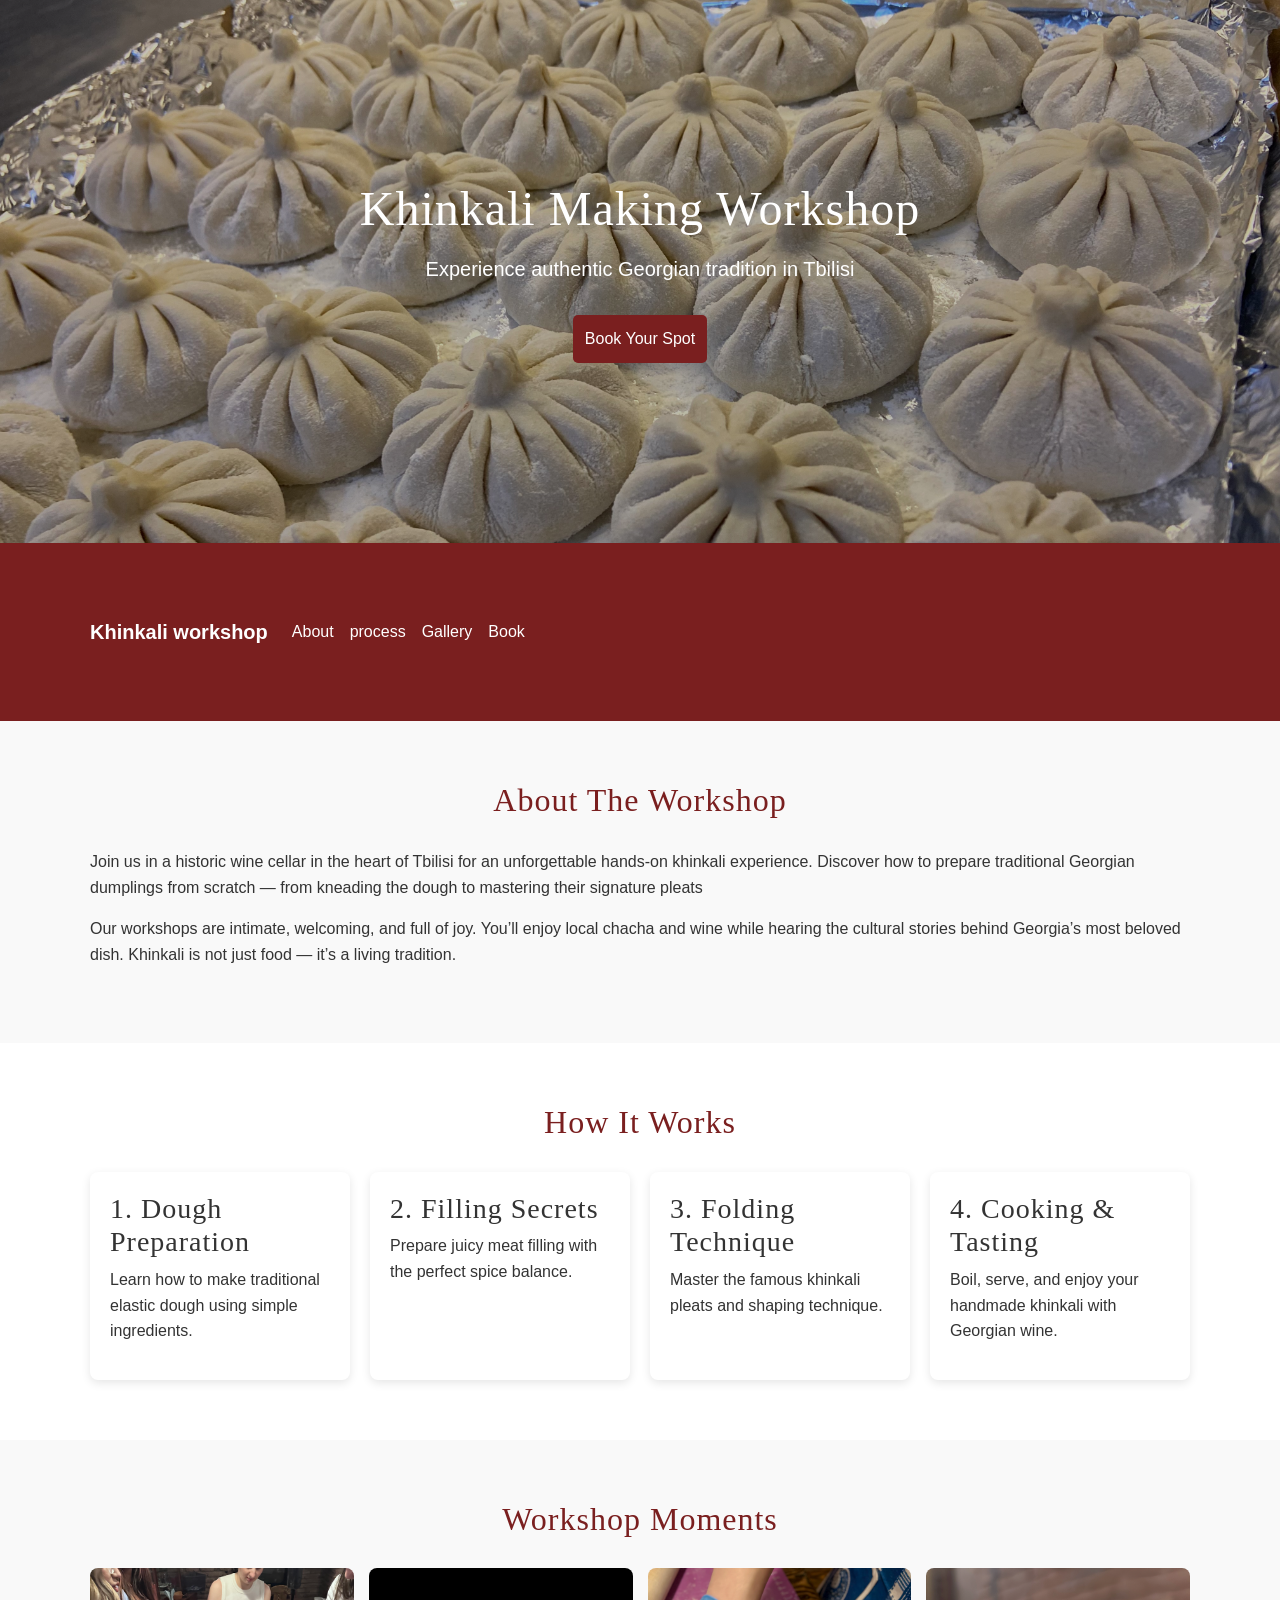
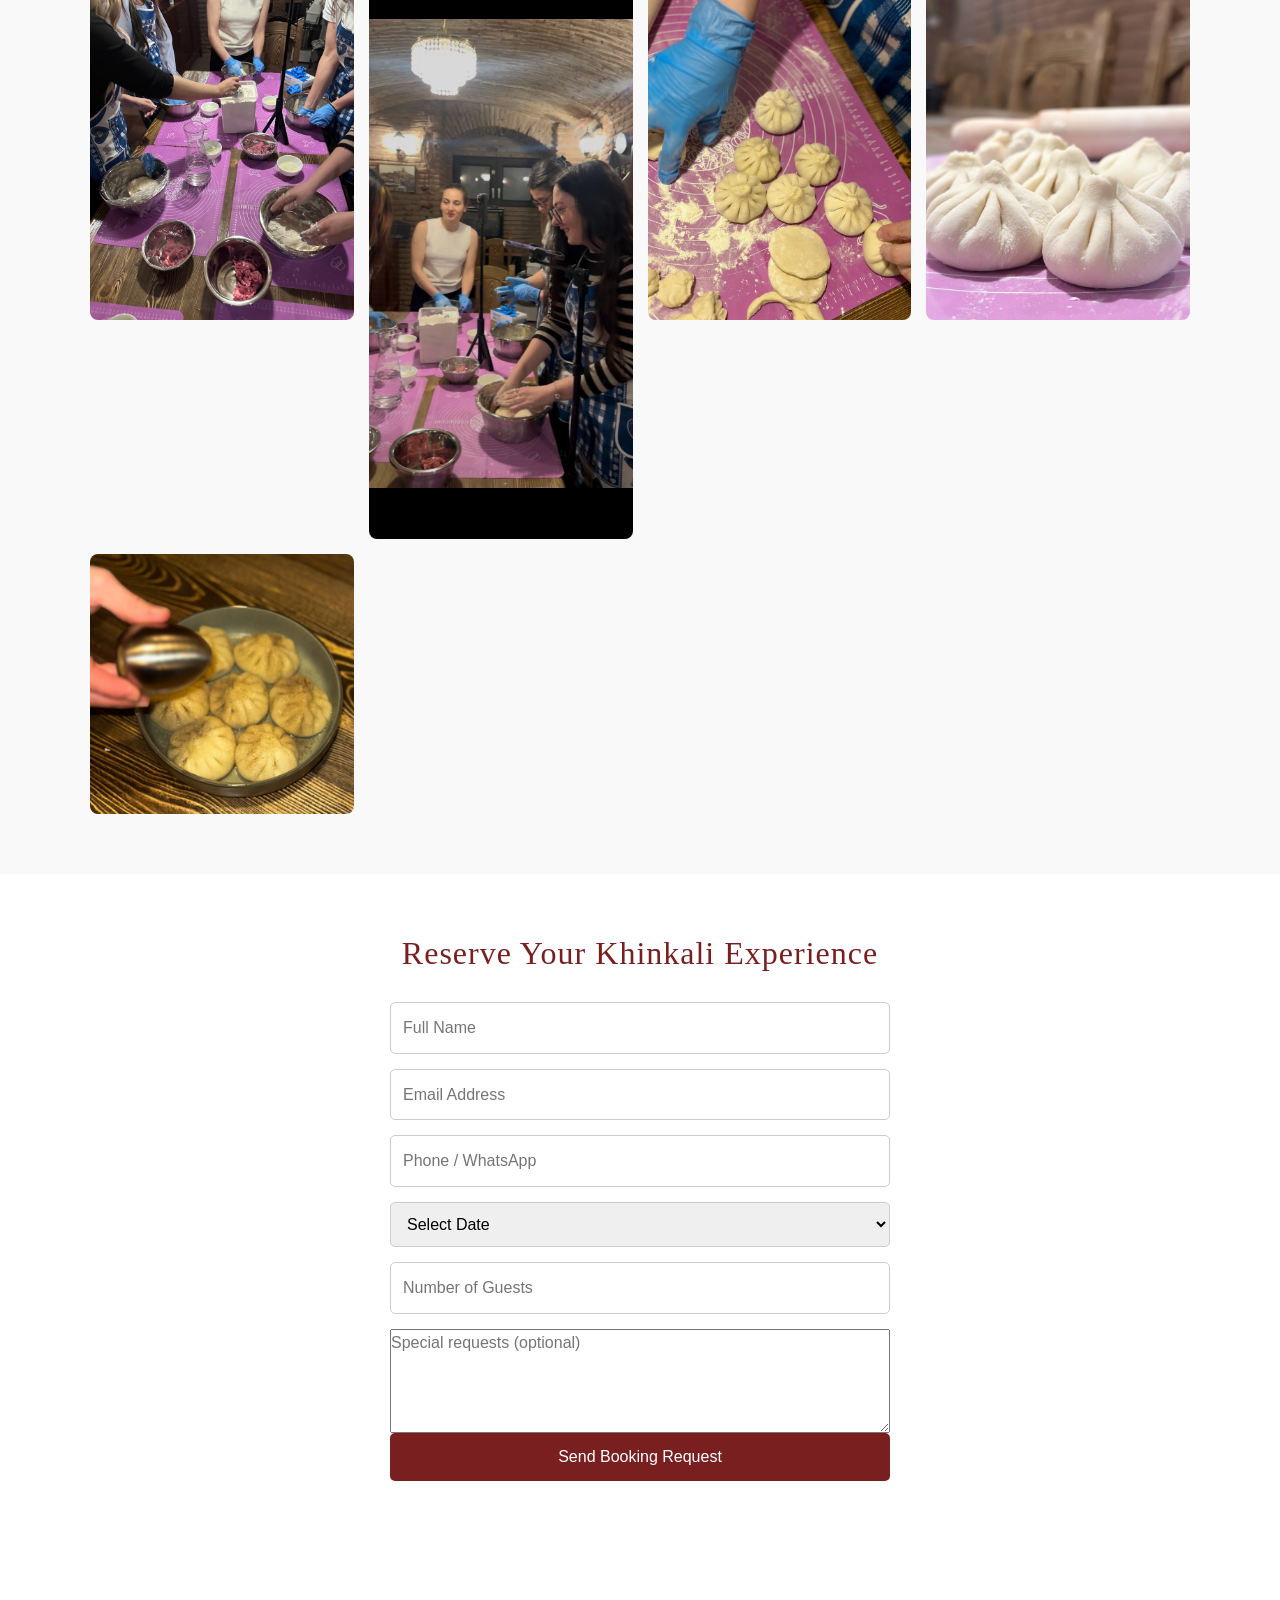
<file: index.html>
<!DOCTYPE html>
<html lang="en">

<head>
    <meta charset="UTF-8">
    <title>Khinkali workshops Tbilisi</title>
    <meta name="viewport" content="width=device-width, initial-scale=1.0">
    <link
        href="https://fonts.googleapis.com/css2?family=Playfair+Display:wght@600;700&family=Inter:wght@300;400;500&display=swap"
        rel="stylesheet">

    <link rel="stylesheet" href="https://cdn.jsdelivr.net/npm/bootstrap@5.3.8/dist/css/bootstrap.min.css">
    <link rel="stylesheet" href="style.css">
</head>

<body>

    <header>
        <div class="container">
            <h1>Khinkali Making Workshop</h1>
            <p>Experience authentic Georgian tradition in Tbilisi</p>
            <a href="#booking" class="btn">Book Your Spot</a>
        </div>
    </header>


    <nav class="navbar navbar-expand-lg">
        <div class=" container nav-container-sm ">
            <a class="navbar-brand text-white" href="#">Khinkali workshop</a>
            <button class="navbar-toggler" type="button" data-bs-toggle="collapse" data-bs-target="#navbarNavAltMarkup"
                aria-controls="navbarNavAltMarkup" aria-expanded="false" aria-label="Toggle navigation">
                <span class="navbar-toggler-icon"></span>
            </button>
            <div class="collapse navbar-collapse">
                <div class="navbar-nav text-white">
                    <a class="nav-link" href="#about">About</a>
                    <a class="nav-link" href="#process">process</a>
                    <a class="nav-link" href="#gallery">Gallery</a>
                    <a class="nav-link" href="#booking">Book</a>

                </div>
            </div>
        </div>
    </nav>





    <section id="about">
        <div class="container">
            <h2>About The Workshop</h2>
            <p>
                Join us in a historic wine cellar in the heart of Tbilisi for an unforgettable hands-on khinkali
                experience. Discover how to prepare traditional Georgian dumplings from scratch — from kneading the
                dough to mastering their signature pleats
            </p>
            <p>
                Our workshops are intimate, welcoming, and full of joy. You’ll enjoy local chacha and wine while hearing
                the cultural stories behind Georgia’s most beloved dish. Khinkali is not just food — it’s a living
                tradition.
            </p>
        </div>
    </section>

    <section id="process">
        <div class="container">
            <h2>How It Works</h2>
            <div class="steps">
                <div class="step">
                    <h3>1. Dough Preparation</h3>
                    <p>Learn how to make traditional elastic dough using simple ingredients.</p>
                </div>
                <div class="step">
                    <h3>2. Filling Secrets</h3>
                    <p>Prepare juicy meat filling with the perfect spice balance.</p>
                </div>
                <div class="step">
                    <h3>3. Folding Technique</h3>
                    <p>Master the famous khinkali pleats and shaping technique.</p>
                </div>
                <div class="step">
                    <h3>4. Cooking & Tasting</h3>
                    <p>Boil, serve, and enjoy your handmade khinkali with Georgian wine.</p>
                </div>
            </div>
        </div>
    </section>


    <section id="gallery">
        <div class="container">
            <h2>Workshop Moments</h2>
            <div class="gallery-grid">
                <img src="pics/khinkali_four.jpeg" alt="Khinkali making">
                <img src="pics/khinkali_two.PNG" alt="Georgian food">
                <img src="pics/khinkali_five.PNG" alt="Dough preparation">
                <img src="pics/khinkali_three.PNG" alt="Khinkali close up">
                <img src="pics/boiled.PNG" alt="Khinkali close up">
            </div>
        </div>
    </section>

    <section id="booking">
        <div class="container">
            <h2>Reserve Your Khinkali Experience</h2>

            <form id="bookingForm">
                <input type="text" name="name" placeholder="Full Name" required>
                <input type="email" name="email" placeholder="Email Address" required>
                <input type="tel" name="phone" placeholder="Phone / WhatsApp" required>

                <select name="date" required>
                    <option value="">Select Date</option>
                    <option>March 12 - 17:00</option>
                    <option>March 15 - 19:00</option>
                    <option>March 20 - 18:00</option>
                </select>

                <input type="number" name="guests" placeholder="Number of Guests" min="1" required>

                <textarea name="message" placeholder="Special requests (optional)" rows="4"></textarea>

                <button type="submit" class="btn">Send Booking Request</button>
            </form>

            <p id="formMessage" style="margin-top:20px; display:none; color:green;">
                ✅ Thank you! We received your booking request and will contact you shortly.
            </p>
        </div>
    </section>

    <footer>
        <p>© 2026 Restaurant Fish & Wine | Tbilisi, Georgia</p>
    </footer>

    <script src="https://cdn.jsdelivr.net/npm/bootstrap@5.3.8/dist/js/bootstrap.bundle.min.js"></script>
    <script src="script.js"></script>
</body>

</html>
</file>
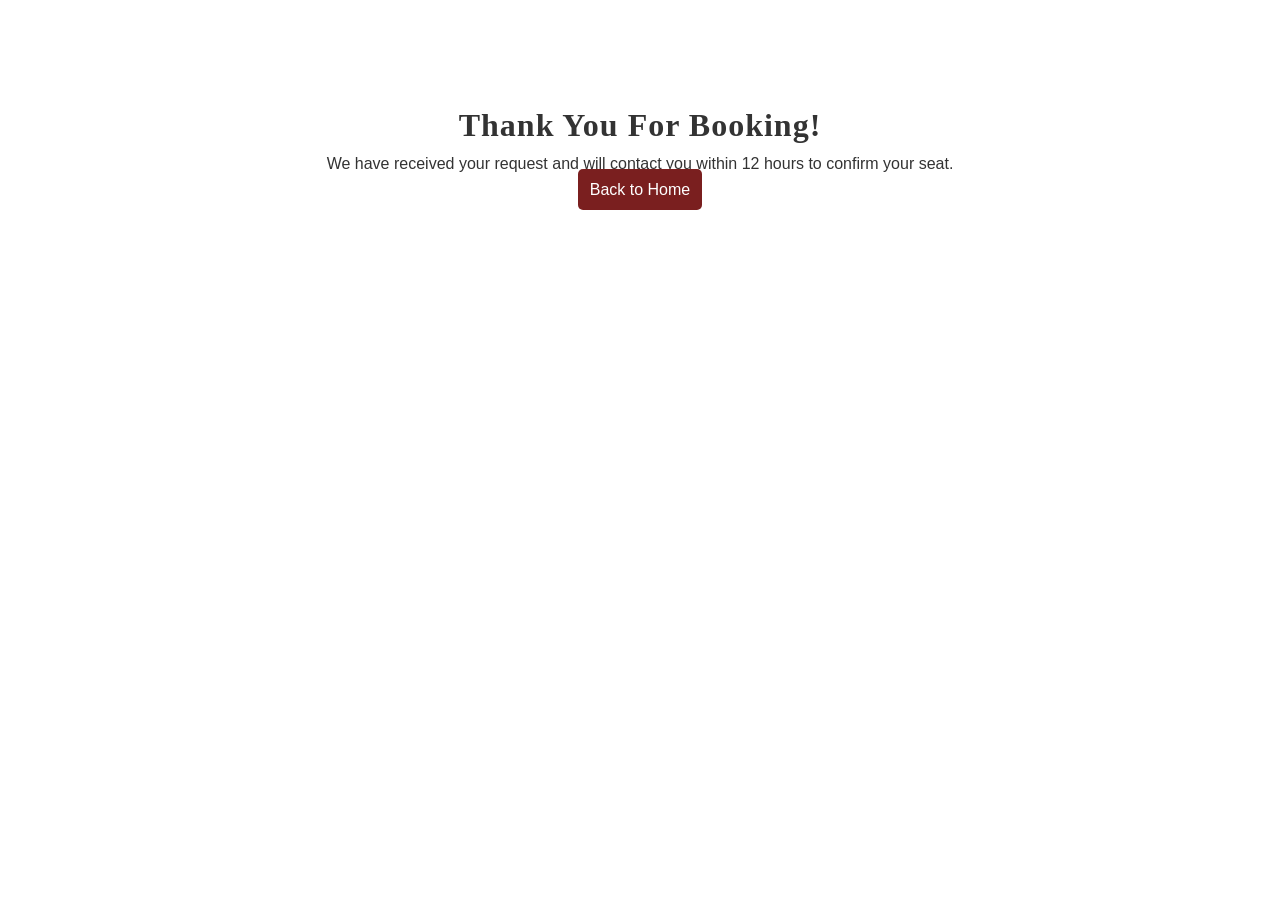
<file: thank-you.html>
<!DOCTYPE html>
<html>

<head>
    <title>Thank You | Khinkali Workshop</title>
    <link rel="stylesheet" href="style.css">
</head>

<body style="text-align:center; padding:100px;">
    <h1>Thank You For Booking!</h1>
    <p>We have received your request and will contact you within 12 hours to confirm your seat.</p>
    <a href="index.html" class="btn">Back to Home</a>
</body>

</html>
</file>
<file: style.css>
* {
    margin: 0;
    padding: 0;
    box-sizing: border-box;
    /* font-family: 'Segoe UI', sans-serif; */
}

body {
    font-family: 'Poppins', sans-serif;
    line-height: 1.6;
    color: #333;
}

h1,
h2,
h3 {
    font-family: 'DM Serif Display', serif;
    letter-spacing: 1px;
}

.container {
    width: 90%;
    max-width: 1100px;
    margin: auto;
    padding: 60px 0;
}

header {
    background: linear-gradient(rgba(0, 0, 0, 0.222), rgba(0, 0, 0, 0.277)),
        url('pics/khinkali-row.jpeg') center/cover;
    color: white;
    text-align: center;
    padding: 120px 20px;
}

header h1 {
    font-size: 48px;
    margin-bottom: 15px;
}

header p {
    font-size: 20px;
    margin-bottom: 30px;
}

nav {
    background: #7a1f1f;
    padding: 15px 0;
    position: relative;
}

nav ul {
    display: flex;
    gap: 30px;
    list-style: none;
}

nav li {
    margin: 0 20px;
}

nav a {
    color: white;
    text-decoration: none;
    font-weight: bold;
}

.nav-container {
    display: flex;
    justify-content: space-between;
    align-items: center;
    width: 90%;
    max-width: 1100px;
    margin: auto;
}

.navbar-nav a {
    color: white;
}

.logo {
    color: white;
    font-weight: 600;
}

.burger {
    display: none;
    font-size: 28px;
    color: white;
    cursor: pointer;
}



section {
    background: #f9f9f9;
}

section:nth-child(even) {
    background: white;
}

h2 {
    text-align: center;
    margin-bottom: 30px;
    font-size: 32px;
    color: #7a1f1f;
}

.steps {
    display: grid;
    grid-template-columns: repeat(auto-fit, minmax(200px, 1fr));
    gap: 20px;
}

.step {
    background: #fff;
    padding: 20px;
    border-radius: 8px;
    box-shadow: 0 3px 10px rgba(0, 0, 0, 0.1);
}

.gallery-grid {
    display: grid;
    grid-template-columns: repeat(auto-fit, minmax(250px, 1fr));
    gap: 15px;
}

.gallery-grid img {
    width: 100%;
    border-radius: 8px;
}

form {
    max-width: 500px;
    margin: auto;
    display: flex;
    flex-direction: column;
}

input,
select {
    padding: 12px;
    margin-bottom: 15px;
    border-radius: 5px;
    border: 1px solid #ccc;
}

.btn {
    background: #7a1f1f;
    color: white;
    padding: 12px;
    border: none;
    border-radius: 5px;
    cursor: pointer;
    text-decoration: none;
    text-align: center;
}

.btn:hover {
    background: #5c1515;
}

footer {
    font-size: 0.8rem;
    text-align: center;
    padding: 20px;
    background: #59505000;
    color: white;
}

.hidden {
    display: none;
}

@media(max-width:768px) {
    header h1 {
        font-size: 32px;
    }

    nav ul {
        position: absolute;
        top: 70px;
        left: 0;
        width: 100%;
        background: #7a1f1f;
        flex-direction: column;
        align-items: center;
        gap: 20px;
        padding: 20px 0;
        display: none !important;
    }

    nav ul.active {
        display: flex;
    }

    .burger {
        display: block;
    }
}
</file>
